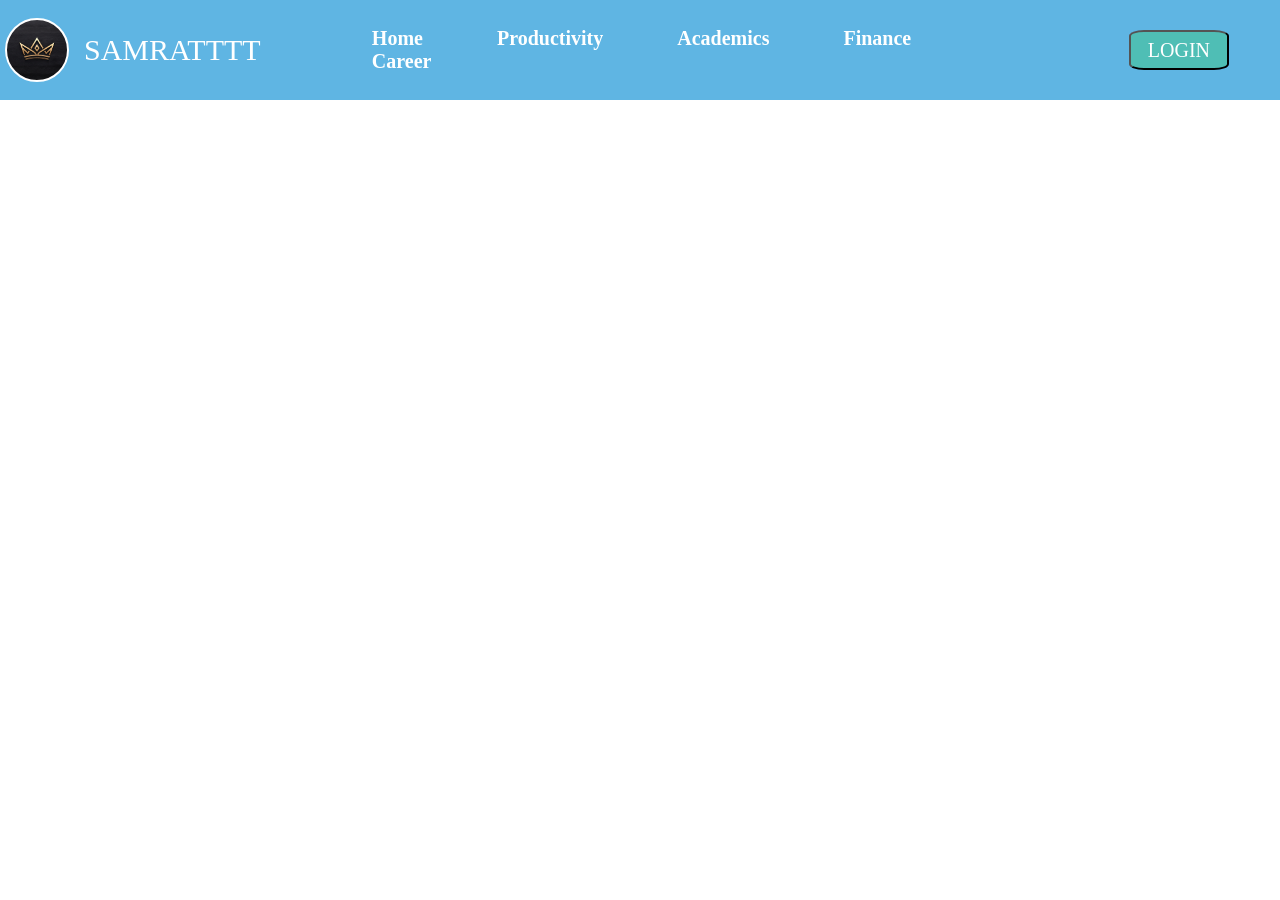
<file: html_section/front_page.html>
<!DOCTYPE html>
<html lang="en">
<head>
    <meta charset="UTF-8">
    <meta name="viewport" content="width=device-width, initial-scale=1.0">
    <title>SAMRATTTT</title>
    <link rel="stylesheet" href="../css_section/front_page.css">
</head>
<body>
    <div class="container">
        <div class="logo">
            <div class="logo_image"></div>
            <p class="logo_text">SAMRATTTT</p>
        </div>
        <div class="content_section">
            <b>
            <a href="#">Home</a>
            <a href="#">Productivity</a>
            <a href="#">Academics</a>
            <a href="#">Finance</a>
            <a href="#">Career</a>
            </b>
        </div>
        <div class="sign_section">
            <button class="login_button">LOGIN</button>
        </div>
    </div>

<!-- 
    |||||||||||||||||||||||||||||||||||||||||||||||||||||||||||||||||||||||||||||||||||||
     -->
<!--     
    <div class="main_area">
        <br>
        <div class="s_main_area1">
                <div class="left_box"></div>
                <div class="left_box"></div>
                <div class="right_box"></div>
            </div>
             <br>
        <div class="s_main_area2">
                <div class="left_box"></div>
                <div class="left_box"></div>
                <div class="right_box"></div>
            </div>
    </div> -->

</body>
<script src="../js_section/front_page.js"></script>
</html>
</file>
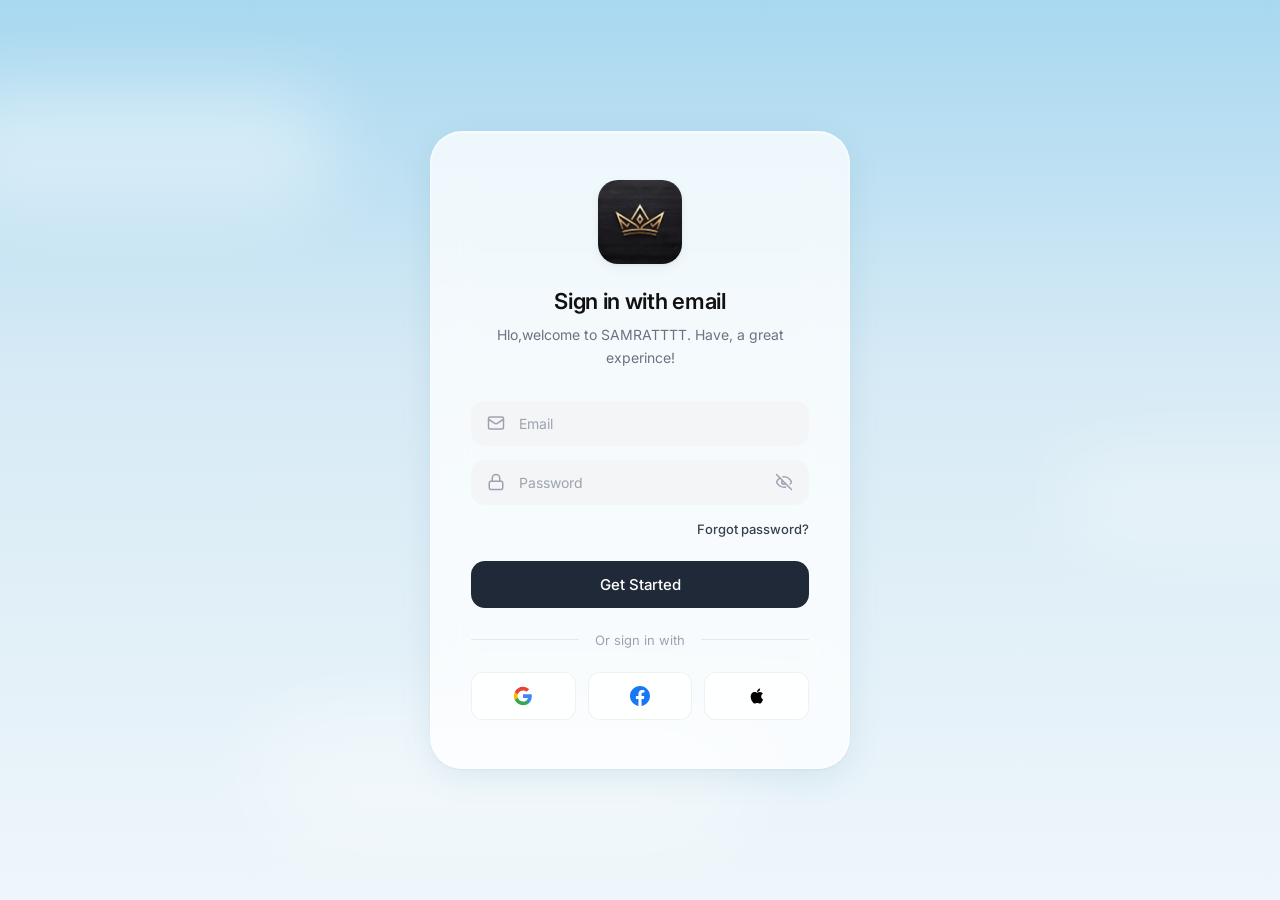
<file: html_section/login_page.html>
<!DOCTYPE html>
<html lang="en">
<head>
    <meta charset="UTF-8">
    <meta name="viewport" content="width=device-width, initial-scale=1.0">
    <title>Sign In</title>
    <link rel="stylesheet" href="../css_section/login_page.css">
    <link rel="preconnect" href="https://fonts.googleapis.com">
    <link rel="preconnect" href="https://fonts.gstatic.com" crossorigin>
    <link href="https://fonts.googleapis.com/css2?family=Inter:wght@400;500;600;700&display=swap" rel="stylesheet">
</head>
<body>
    <div class="background">
        <div class="cloud cloud-1"></div>
        <div class="cloud cloud-2"></div>
        <div class="cloud cloud-3"></div>
    </div>

    <div class="card">
        <div class="logo">
            <svg width="24" height="24" viewBox="0 0 24 24" fill="none" stroke="currentColor" stroke-width="2" stroke-linecap="round" stroke-linejoin="round">
            </svg>
        </div>

        <h1 class="title">Sign in with email</h1>
        <p class="subtitle">Hlo,welcome to SAMRATTTT. Have, a great experince!</p>

        <form class="form">
            <div class="input-group">
                <span class="input-icon">
                    <svg width="18" height="18" viewBox="0 0 24 24" fill="none" stroke="currentColor" stroke-width="2" stroke-linecap="round" stroke-linejoin="round">
                        <rect width="20" height="16" x="2" y="4" rx="2"/>
                        <path d="m22 7-8.97 5.7a1.94 1.94 0 0 1-2.06 0L2 7"/>
                    </svg>
                </span>
                <input type="email" placeholder="Email" class="input-field">
            </div>

            <div class="input-group">
                <span class="input-icon">
                    <svg width="18" height="18" viewBox="0 0 24 24" fill="none" stroke="currentColor" stroke-width="2" stroke-linecap="round" stroke-linejoin="round">
                        <rect width="18" height="11" x="3" y="11" rx="2" ry="2"/>
                        <path d="M7 11V7a5 5 0 0 1 10 0v4"/>
                    </svg>
                </span>
                <input type="password" placeholder="Password" class="input-field" id="passwordInput">
                <button type="button" class="toggle-password" id="togglePassword">
                    <svg width="18" height="18" viewBox="0 0 24 24" fill="none" stroke="currentColor" stroke-width="2" stroke-linecap="round" stroke-linejoin="round" id="eyeIcon">
                        <path d="M9.88 9.88a3 3 0 1 0 4.24 4.24"/>
                        <path d="M10.73 5.08A10.43 10.43 0 0 1 12 5c7 0 10 7 10 7a13.16 13.16 0 0 1-1.67 2.68"/>
                        <path d="M6.61 6.61A13.526 13.526 0 0 0 2 12s3 7 10 7c.78 0 1.53-.09 2.24-.26"/>
                        <path d="M2 2l20 20"/>
                    </svg>
                </button>
            </div>

            <a href="#" class="forgot-link">Forgot password?</a>

            <button type="submit" class="btn-primary">Get Started</button>
        </form>

        <div class="divider">
            <span>Or sign in with</span>
        </div>

        <div class="social-buttons">
            <button class="social-btn">
                <svg width="20" height="20" viewBox="0 0 24 24">
                    <path fill="#4285F4" d="M22.56 12.25c0-.78-.07-1.53-.2-2.25H12v4.26h5.92c-.26 1.37-1.04 2.53-2.21 3.31v2.77h3.57c2.08-1.92 3.28-4.74 3.28-8.09z"/>
                    <path fill="#34A853" d="M12 23c2.97 0 5.46-.98 7.28-2.66l-3.57-2.77c-.98.66-2.23 1.06-3.71 1.06-2.86 0-5.29-1.93-6.16-4.53H2.18v2.84C3.99 20.53 7.7 23 12 23z"/>
                    <path fill="#FBBC05" d="M5.84 14.09c-.22-.66-.35-1.36-.35-2.09s.13-1.43.35-2.09V7.07H2.18C1.43 8.55 1 10.22 1 12s.43 3.45 1.18 4.93l2.85-2.22.81-.62z"/>
                    <path fill="#EA4335" d="M12 5.38c1.62 0 3.06.56 4.21 1.64l3.15-3.15C17.45 2.09 14.97 1 12 1 7.7 1 3.99 3.47 2.18 7.07l3.66 2.84c.87-2.6 3.3-4.53 6.16-4.53z"/>
                </svg>
            </button>
            <button class="social-btn">
                <svg width="20" height="20" viewBox="0 0 24 24">
                    <path fill="#1877F2" d="M24 12.073c0-6.627-5.373-12-12-12s-12 5.373-12 12c0 5.99 4.388 10.954 10.125 11.854v-8.385H7.078v-3.47h3.047V9.43c0-3.007 1.792-4.669 4.533-4.669 1.312 0 2.686.235 2.686.235v2.953H15.83c-1.491 0-1.956.925-1.956 1.874v2.25h3.328l-.532 3.47h-2.796v8.385C19.612 23.027 24 18.062 24 12.073z"/>
                </svg>
            </button>
            <button class="social-btn">
                <svg width="20" height="20" viewBox="0 0 24 24" fill="black">
                    <path d="M17.05 20.28c-.98.95-2.05.88-3.08.4-1.09-.5-2.08-.48-3.24 0-1.44.62-2.2.44-3.06-.4C2.79 15.25 3.51 7.59 9.05 7.31c1.35.07 2.29.74 3.08.8 1.18-.24 2.31-.93 3.57-.84 1.51.12 2.65.72 3.4 1.8-3.12 1.87-2.38 5.98.22 7.13-.57 1.5-1.31 2.99-2.27 4.08zM12.03 7.25c-.15-2.23 1.66-4.07 3.74-4.25.29 2.58-2.34 4.5-3.74 4.25z"/>
                </svg>
            </button>
        </div>
    </div>

    <script src="../js_section/login_page.js">
    </script>
</body>
</html>
</file>
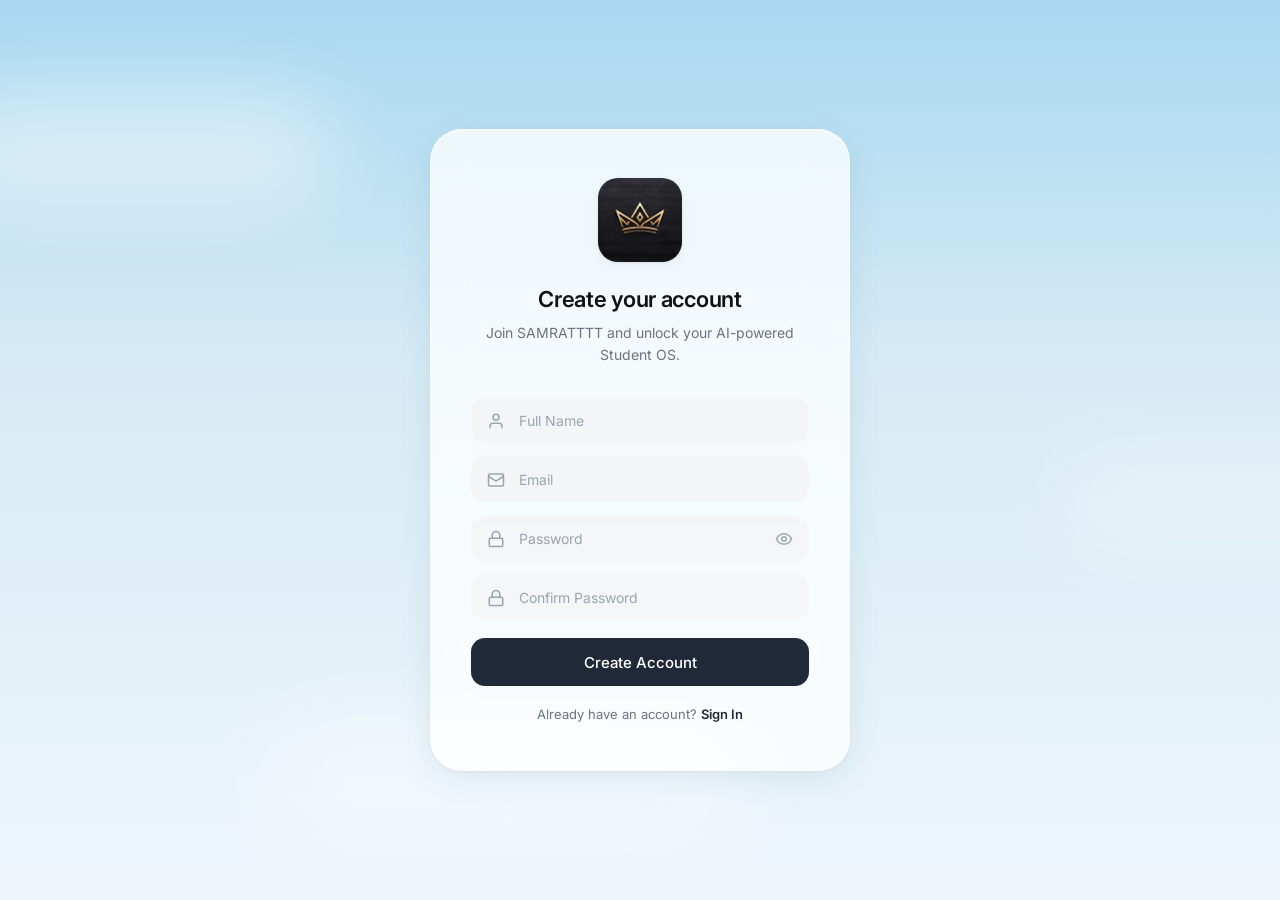
<file: html_section/register_page.html>
<!DOCTYPE html>
<html lang="en">
<head>
    <meta charset="UTF-8">
    <meta name="viewport" content="width=device-width, initial-scale=1.0">
    <title>Register — SAMRATTTT</title>
    <link rel="stylesheet" href="../css_section/register_page.css">
    <link rel="preconnect" href="https://fonts.googleapis.com">
    <link rel="preconnect" href="https://fonts.gstatic.com" crossorigin>
    <link href="https://fonts.googleapis.com/css2?family=Inter:wght@400;500;600;700&display=swap" rel="stylesheet">
</head>
<body>
    <div class="background">
        <div class="cloud cloud-1"></div>
        <div class="cloud cloud-2"></div>
        <div class="cloud cloud-3"></div>
    </div>

    <div class="card">
        <div class="logo"></div>

        <h1 class="title">Create your account</h1>
        <p class="subtitle">Join SAMRATTTT and unlock your AI-powered Student OS.</p>

        <form class="form" id="registerForm">
            <div class="input-group">
                <span class="input-icon">
                    <svg width="18" height="18" viewBox="0 0 24 24" fill="none" stroke="currentColor" stroke-width="2" stroke-linecap="round" stroke-linejoin="round">
                        <path d="M20 21v-2a4 4 0 0 0-4-4H8a4 4 0 0 0-4 4v2"/>
                        <circle cx="12" cy="7" r="4"/>
                    </svg>
                </span>
                <input type="text" placeholder="Full Name" class="input-field" id="nameInput" required>
            </div>

            <div class="input-group">
                <span class="input-icon">
                    <svg width="18" height="18" viewBox="0 0 24 24" fill="none" stroke="currentColor" stroke-width="2" stroke-linecap="round" stroke-linejoin="round">
                        <rect width="20" height="16" x="2" y="4" rx="2"/>
                        <path d="m22 7-8.97 5.7a1.94 1.94 0 0 1-2.06 0L2 7"/>
                    </svg>
                </span>
                <input type="email" placeholder="Email" class="input-field" id="emailInput" required>
            </div>

            <div class="input-group">
                <span class="input-icon">
                    <svg width="18" height="18" viewBox="0 0 24 24" fill="none" stroke="currentColor" stroke-width="2" stroke-linecap="round" stroke-linejoin="round">
                        <rect width="18" height="11" x="3" y="11" rx="2" ry="2"/>
                        <path d="M7 11V7a5 5 0 0 1 10 0v4"/>
                    </svg>
                </span>
                <input type="password" placeholder="Password" class="input-field" id="passwordInput" required>
                <button type="button" class="toggle-password" id="togglePassword" aria-label="Toggle password visibility">
                    <svg width="18" height="18" viewBox="0 0 24 24" fill="none" stroke="currentColor" stroke-width="2" stroke-linecap="round" stroke-linejoin="round" id="eyeIcon">
                        <path d="M2 12s3-7 10-7 10 7 10 7-3 7-10 7-10-7-10-7Z"/>
                        <circle cx="12" cy="12" r="3"/>
                    </svg>
                </button>
            </div>

            <div class="input-group">
                <span class="input-icon">
                    <svg width="18" height="18" viewBox="0 0 24 24" fill="none" stroke="currentColor" stroke-width="2" stroke-linecap="round" stroke-linejoin="round">
                        <rect width="18" height="11" x="3" y="11" rx="2" ry="2"/>
                        <path d="M7 11V7a5 5 0 0 1 10 0v4"/>
                    </svg>
                </span>
                <input type="password" placeholder="Confirm Password" class="input-field" id="confirmPasswordInput" required>
            </div>

            <button type="submit" id="btn" class="btn-primary">
                <span class="btn-text">Create Account</span>
                <span class="btn-loader" style="display:none;">
                    <svg width="18" height="18" viewBox="0 0 24 24" fill="none" stroke="currentColor" stroke-width="2" stroke-linecap="round" stroke-linejoin="round" class="spin">
                        <path d="M21 12a9 9 0 1 1-6.219-8.56"/>
                    </svg>
                </span>
            </button>
        </form>

        <div class="login-redirect">
            <p>Already have an account? <a href="#" class="login-link" id="loginLink">Sign In</a></p>
        </div>
    </div>

    <script src="../js_section/register_page.js"></script>
</body>
</html>
</file>
<file: css_section/front_page.css>
*{
    margin:0;
    padding:0;
    font-family: 'Poppins','Times New Roman', sans-serif;

}
body{
    height:100vh;
    width:100vw;
    color:white;
}
a{
    color:white;
    text-decoration:none;
}

/* 
    |||||||||||||||||||||||||||||||||||||||||||||||||||||||||||||||||||||||||||||||||||||
 */

.container{
    height:100px;
    width:100vw;
    display:flex;
    justify-content:center;
    align-items:center;
    background-color:rgb(95, 181, 227);
}
.logo{
    flex:0.5;
    display:flex;
    align-items:center;
    gap:15px;
}
.logo_image{
    height:60px;
    width:60px;
    margin-left:5px;
    border:2px solid white;
    border-radius:50%;
    background-image:url("../images/logo.png");
    background-size:cover;
    background-position:center;
    background-repeat:no-repeat;
}
.logo_text{
    font-size:30px;
    color:white;
}
.content_section{
    flex:1.1;
}
div.content_section a{
    margin:0px 35px;
    font-size:20px;
}
.sign_section{
    flex:0.3;
    display:flex;
    justify-content:center;
    align-items:center;
}
div.sign_section button{
    height:40px;
    width:100px;
    color:white;
    background-color:rgba(43, 207, 73, 0.301);
    font-size:20px;
    border-radius:15%;
}

/* 
    |||||||||||||||||||||||||||||||||||||||||||||||||||||||||||||||||||||||||||||||||||||
 */

.main_area{
    height:400px;
    width:100%;
    background-color:rgb(36, 189, 192);
}
.s_main_area1,.s_main_area2{
    height:450px;
    width:100%;
    display:flex;
    justify-content:center;
    align-items:center;
    background-color:cadetblue;
    padding: 0 20px 0 20px;
    gap:20px;
}
/* div.first_area div{
      margin:0 30px 0 30px;
} */
.left_box{
    flex:0.5;
    height:400px;
    width:90%;
    border:2px solid red;
    background-color:rgba(114, 172, 238, 0.947);
    border-radius:5%;
    box-shadow:0 0 12px rgba(224, 57, 227, 0.8),  
               0 0 25px rgba(0, 242, 254, 0.6),   
               0 0 45px rgba(138, 43, 226, 0.4);  
}
.right_box{
    flex:0.5;
    height:400px;
    width:90%;
    border:2px solid red;
    background-color:rgba(114, 172, 238, 0.947);
    border-radius:5%;
    box-shadow:0 0 12px rgba(224, 57, 227, 0.8),  
               0 0 25px rgba(0, 242, 254, 0.6),   
               0 0 45px rgba(138, 43, 226, 0.4);  
}
</file>
<file: css_section/login_page.css>
* {
    margin: 0;
    padding: 0;
    box-sizing: border-box;
}

body {
    font-family: 'Inter', -apple-system, BlinkMacSystemFont, 'Segoe UI', Roboto, sans-serif;
    min-height: 100vh;
    display: flex;
    align-items: center;
    justify-content: center;
    background: linear-gradient(180deg, #a8d8f0 0%, #d6eaf5 40%, #eef6fb 100%);
    position: relative;
    overflow: hidden;
}

/* Background Clouds */
.background {
    position: fixed;
    inset: 0;
    z-index: 0;
    pointer-events: none;
}

.cloud {
    position: absolute;
    background: rgba(255, 255, 255, 0.6);
    border-radius: 100px;
    filter: blur(40px);
}

.cloud-1 {
    width: 400px;
    height: 120px;
    top: 10%;
    left: -5%;
    opacity: 0.7;
}

.cloud-2 {
    width: 350px;
    height: 100px;
    top: 50%;
    right: -10%;
    opacity: 0.5;
}

.cloud-3 {
    width: 500px;
    height: 150px;
    bottom: 5%;
    left: 20%;
    opacity: 0.6;
}

/* Card */
.card {
    position: relative;
    z-index: 1;
    background: rgba(255, 255, 255, 0.75);
    backdrop-filter: blur(20px);
    -webkit-backdrop-filter: blur(20px);
    border-radius: 32px;
    padding: 48px 40px;
    width: 100%;
    max-width: 420px;
    box-shadow: 
        0 8px 32px rgba(31, 110, 140, 0.1),
        0 1px 3px rgba(0, 0, 0, 0.05),
        inset 0 1px 0 rgba(255, 255, 255, 0.6);
    border: 1px solid rgba(255, 255, 255, 0.5);
    text-align: center;
}

/* Logo */
.logo {
    width: 84px;
    height: 84px;
    background: rgba(255, 255, 255, 0.9);
    border-radius: 20px;
    background-image: url('../images/logo.png');
    background-size: cover;
    background-position: center;
    background-repeat: no-repeat;
    display: flex;
    align-items: center;
    justify-content: center;
    margin: 0 auto 24px;
    box-shadow: 
        0 4px 12px rgba(0, 0, 0, 0.05),
        0 1px 3px rgba(0, 0, 0, 0.05);
    color: #1a1a1a;
}

/* Typography */
.title {
    font-size: 22px;
    font-weight: 600;
    color: #111;
    margin-bottom: 10px;
    letter-spacing: -0.3px;
}

.subtitle {
    font-size: 14px;
    color: #6b7280;
    line-height: 1.6;
    margin-bottom: 32px;
    max-width: 300px;
    margin-left: auto;
    margin-right: auto;
}

/* Form */
.form {
    display: flex;
    flex-direction: column;
    gap: 14px;
}

.input-group {
    position: relative;
    display: flex;
    align-items: center;
}

.input-icon {
    position: absolute;
    left: 16px;
    color: #9ca3af;
    display: flex;
    align-items: center;
    z-index: 2;
}

.input-field {
    width: 100%;
    padding: 14px 16px 14px 48px;
    border: none;
    border-radius: 14px;
    background: rgba(243, 244, 246, 0.8);
    font-size: 14px;
    font-family: inherit;
    color: #111;
    outline: none;
    transition: all 0.2s ease;
}

.input-field::placeholder {
    color: #9ca3af;
}

.input-field:focus {
    background: rgba(243, 244, 246, 1);
    box-shadow: 0 0 0 2px rgba(59, 130, 246, 0.1);
}

.toggle-password {
    position: absolute;
    right: 16px;
    background: none;
    border: none;
    cursor: pointer;
    color: #9ca3af;
    display: flex;
    align-items: center;
    padding: 0;
}

.toggle-password:hover {
    color: #6b7280;
}

.forgot-link {
    align-self: flex-end;
    font-size: 13px;
    color: #374151;
    text-decoration: none;
    margin-top: 2px;
    margin-bottom: 6px;
    font-weight: 500;
}

.forgot-link:hover {
    color: #111;
}

.btn-primary {
    width: 100%;
    padding: 14px;
    border: none;
    border-radius: 14px;
    background: #1f2937;
    color: #fff;
    font-size: 15px;
    font-weight: 500;
    font-family: inherit;
    cursor: pointer;
    transition: all 0.2s ease;
    margin-top: 4px;
}

.btn-primary:hover {
    background: #111827;
    transform: translateY(-1px);
    box-shadow: 0 4px 12px rgba(0, 0, 0, 0.15);
}

.btn-primary:active {
    transform: translateY(0);
}

/* Divider */
.divider {
    display: flex;
    align-items: center;
    margin: 24px 0;
    color: #9ca3af;
    font-size: 13px;
}

.divider::before,
.divider::after {
    content: '';
    flex: 1;
    height: 1px;
    background: rgba(0, 0, 0, 0.08);
}

.divider span {
    padding: 0 16px;
}

/* Social Buttons */
.social-buttons {
    display: flex;
    gap: 12px;
    justify-content: center;
}

.social-btn {
    flex: 1;
    height: 48px;
    border: 1px solid rgba(0, 0, 0, 0.06);
    border-radius: 12px;
    background: rgba(255, 255, 255, 0.8);
    cursor: pointer;
    display: flex;
    align-items: center;
    justify-content: center;
    transition: all 0.2s ease;
}

.social-btn:hover {
    background: #fff;
    box-shadow: 0 2px 8px rgba(0, 0, 0, 0.06);
    transform: translateY(-1px);
}

.social-btn:active {
    transform: translateY(0);
}

/* Responsive */
@media (max-width: 480px) {
    .card {
        margin: 16px;
        padding: 36px 24px;
        border-radius: 24px;
    }
}
</file>
<file: css_section/register_page.css>
* {
    margin: 0;
    padding: 0;
    box-sizing: border-box;
}

body {
    font-family: 'Inter', -apple-system, BlinkMacSystemFont, 'Segoe UI', Roboto, sans-serif;
    min-height: 100vh;
    display: flex;
    align-items: center;
    justify-content: center;
    background: linear-gradient(180deg, #a8d8f0 0%, #d6eaf5 40%, #eef6fb 100%);
    position: relative;
    overflow: hidden;
}

/* Background Clouds */
.background {
    position: fixed;
    inset: 0;
    z-index: 0;
    pointer-events: none;
}

.cloud {
    position: absolute;
    background: rgba(255, 255, 255, 0.6);
    border-radius: 100px;
    filter: blur(40px);
}

.cloud-1 {
    width: 400px;
    height: 120px;
    top: 10%;
    left: -5%;
    opacity: 0.7;
}

.cloud-2 {
    width: 350px;
    height: 100px;
    top: 50%;
    right: -10%;
    opacity: 0.5;
}

.cloud-3 {
    width: 500px;
    height: 150px;
    bottom: 5%;
    left: 20%;
    opacity: 0.6;
}

/* Card */
.card {
    position: relative;
    z-index: 1;
    background: rgba(255, 255, 255, 0.75);
    backdrop-filter: blur(20px);
    -webkit-backdrop-filter: blur(20px);
    border-radius: 32px;
    padding: 48px 40px;
    width: 100%;
    max-width: 420px;
    box-shadow: 
        0 8px 32px rgba(31, 110, 140, 0.1),
        0 1px 3px rgba(0, 0, 0, 0.05),
        inset 0 1px 0 rgba(255, 255, 255, 0.6);
    border: 1px solid rgba(255, 255, 255, 0.5);
    text-align: center;
}

/* Logo */
.logo {
    width: 84px;
    height: 84px;
    background: rgba(255, 255, 255, 0.9);
    border-radius: 20px;
    background-image: url('../images/logo.png');
    background-size: cover;
    background-position: center;
    background-repeat: no-repeat;
    display: flex;
    align-items: center;
    justify-content: center;
    margin: 0 auto 24px;
    box-shadow: 
        0 4px 12px rgba(0, 0, 0, 0.05),
        0 1px 3px rgba(0, 0, 0, 0.05);
}

/* Typography */
.title {
    font-size: 22px;
    font-weight: 600;
    color: #111;
    margin-bottom: 10px;
    letter-spacing: -0.3px;
}

.subtitle {
    font-size: 14px;
    color: #6b7280;
    line-height: 1.6;
    margin-bottom: 32px;
    max-width: 320px;
    margin-left: auto;
    margin-right: auto;
}

/* Form */
.form {
    display: flex;
    flex-direction: column;
    gap: 14px;
}

.input-group {
    position: relative;
    display: flex;
    align-items: center;
}

.input-icon {
    position: absolute;
    left: 16px;
    color: #9ca3af;
    display: flex;
    align-items: center;
    z-index: 2;
}

.input-field {
    width: 100%;
    padding: 14px 16px 14px 48px;
    border: none;
    border-radius: 14px;
    background: rgba(243, 244, 246, 0.8);
    font-size: 14px;
    font-family: inherit;
    color: #111;
    outline: none;
    transition: all 0.2s ease;
}

.input-field::placeholder {
    color: #9ca3af;
}

.input-field:focus {
    background: rgba(243, 244, 246, 1);
    box-shadow: 0 0 0 2px rgba(59, 130, 246, 0.1);
}

.toggle-password {
    position: absolute;
    right: 16px;
    background: none;
    border: none;
    cursor: pointer;
    color: #9ca3af;
    display: flex;
    align-items: center;
    padding: 0;
    transition: color 0.2s ease;
}

.toggle-password:hover {
    color: #6b7280;
}

.btn-primary {
    width: 100%;
    padding: 14px;
    border: none;
    border-radius: 14px;
    background: #1f2937;
    color: #fff;
    font-size: 15px;
    font-weight: 500;
    font-family: inherit;
    cursor: pointer;
    transition: all 0.2s ease;
    margin-top: 4px;
    display: flex;
    align-items: center;
    justify-content: center;
    gap: 8px;
    min-height: 48px;
}

.btn-primary:hover {
    background: #111827;
    transform: translateY(-1px);
    box-shadow: 0 4px 12px rgba(0, 0, 0, 0.15);
}

.btn-primary:active {
    transform: translateY(0);
}

.btn-primary:disabled {
    opacity: 0.7;
    cursor: not-allowed;
    transform: none;
}

.btn-loader .spin {
    animation: spin 1s linear infinite;
}

@keyframes spin {
    from { transform: rotate(0deg); }
    to { transform: rotate(360deg); }
}

/* Login Redirect */
.login-redirect {
    margin-top: 20px;
    text-align: center;
}

.login-redirect p {
    font-size: 13px;
    color: #6b7280;
}

.login-link {
    color: #1f2937;
    font-weight: 600;
    text-decoration: none;
    transition: color 0.2s ease;
}

.login-link:hover {
    color: #111827;
    text-decoration: underline;
}

/* Responsive */
@media (max-width: 480px) {
    .card {
        margin: 16px;
        padding: 36px 24px;
        border-radius: 24px;
    }
}
</file>
